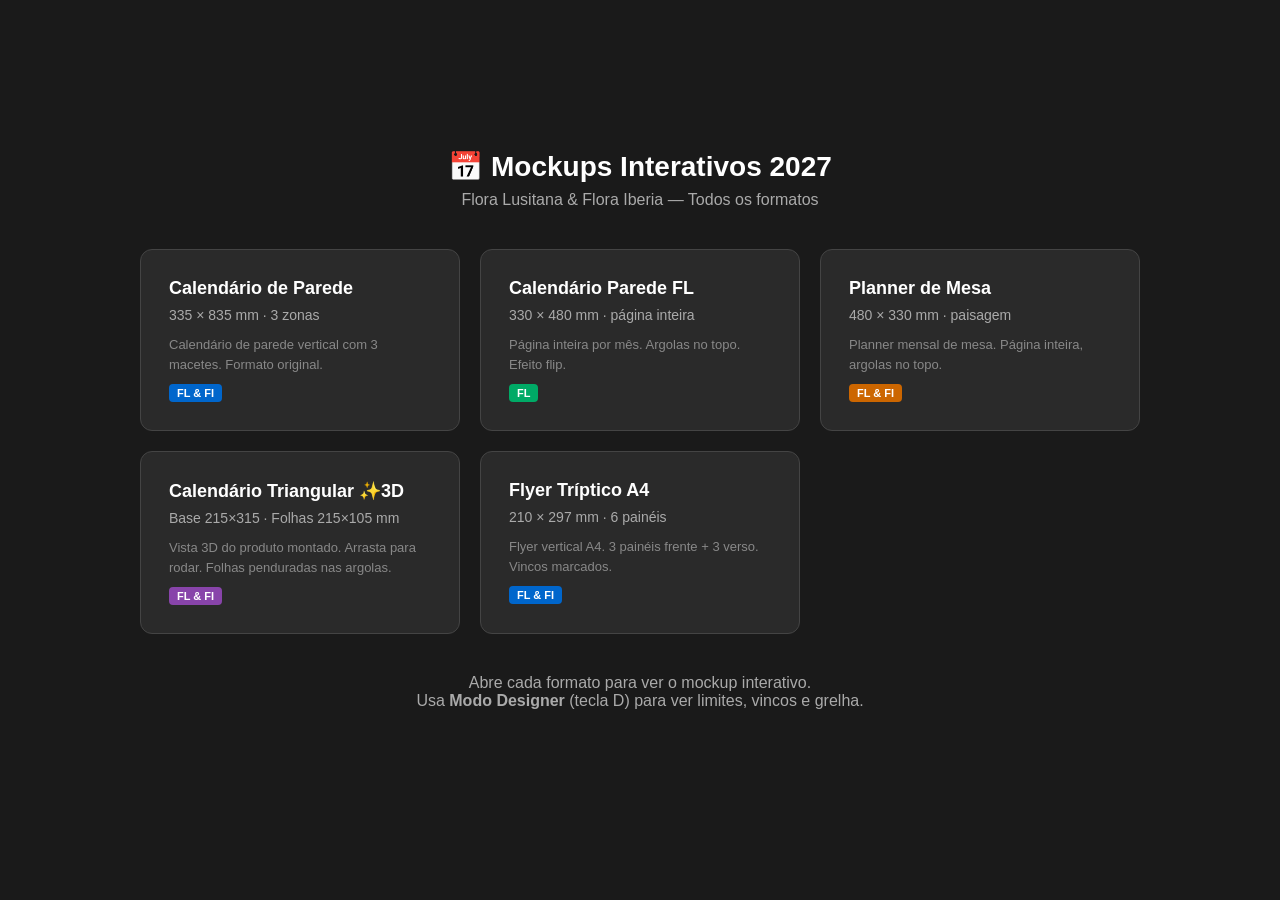
<file: index.html>
<!DOCTYPE html>
<html lang="pt">
<head>
    <meta charset="UTF-8">
    <meta name="viewport" content="width=device-width, initial-scale=1.0">
    <title>Calendários FL & FI - Mockups Interativos</title>
    <style>
        * { margin: 0; padding: 0; box-sizing: border-box; }
        body {
            font-family: 'Segoe UI', Tahoma, Geneva, Verdana, sans-serif;
            background-color: #1a1a1a;
            color: #fff;
            min-height: 100vh;
            display: flex;
            flex-direction: column;
            align-items: center;
            justify-content: center;
            padding: 40px 20px;
        }
        h1 {
            font-size: 28px;
            font-weight: 700;
            margin-bottom: 8px;
            text-align: center;
        }
        .subtitle {
            font-size: 16px;
            color: #aaa;
            margin-bottom: 40px;
            text-align: center;
        }
        .grid {
            display: grid;
            grid-template-columns: repeat(auto-fit, minmax(280px, 1fr));
            gap: 20px;
            max-width: 1000px;
            width: 100%;
        }
        .card {
            background: #2a2a2a;
            border-radius: 12px;
            padding: 28px;
            text-decoration: none;
            color: #fff;
            border: 1px solid #444;
            transition: transform 0.2s, border-color 0.2s, box-shadow 0.2s;
        }
        .card:hover {
            transform: translateY(-4px);
            border-color: #0066cc;
            box-shadow: 0 8px 30px rgba(0, 102, 204, 0.3);
        }
        .card h2 {
            font-size: 18px;
            font-weight: 600;
            margin-bottom: 8px;
        }
        .card .dims {
            font-size: 14px;
            color: #aaa;
            margin-bottom: 12px;
        }
        .card .desc {
            font-size: 13px;
            color: #888;
            line-height: 1.5;
        }
        .card .tag {
            display: inline-block;
            background: #0066cc;
            color: #fff;
            font-size: 11px;
            padding: 3px 8px;
            border-radius: 4px;
            margin-top: 10px;
            font-weight: 600;
        }
        .card .tag.verde { background: #00aa66; }
        .card .tag.laranja { background: #cc6600; }
        .card .tag.roxo { background: #8844aa; }
        .separator {
            width: 100%;
            text-align: center;
            margin: 20px 0 10px;
            color: #666;
            font-size: 13px;
            font-weight: 600;
            text-transform: uppercase;
            letter-spacing: 2px;
        }
        @media (max-width: 600px) {
            h1 { font-size: 26px; }
            .grid { grid-template-columns: 1fr; }
        }
    </style>
</head>
<body>
    <h1>📅 Mockups Interativos 2027</h1>
    <p class="subtitle">Flora Lusitana & Flora Iberia — Todos os formatos</p>

    <div class="grid">
        <!-- Wall Calendar (existing) -->
        <a href="wall.html" class="card">
            <h2>Calendário de Parede</h2>
            <div class="dims">335 × 835 mm · 3 zonas</div>
            <div class="desc">Calendário de parede vertical com 3 macetes. Formato original.</div>
            <span class="tag">FL & FI</span>
        </a>

        <!-- FL Wall Calendar (new) -->
        <a href="wall-fl.html" class="card">
            <h2>Calendário Parede FL</h2>
            <div class="dims">330 × 480 mm · página inteira</div>
            <div class="desc">Página inteira por mês. Argolas no topo. Efeito flip.</div>
            <span class="tag verde">FL</span>
        </a>

        <!-- Planner -->
        <a href="planner.html" class="card">
            <h2>Planner de Mesa</h2>
            <div class="dims">480 × 330 mm · paisagem</div>
            <div class="desc">Planner mensal de mesa. Página inteira, argolas no topo.</div>
            <span class="tag laranja">FL & FI</span>
        </a>

        <!-- Triangular -->
        <a href="triangle-3d.html" class="card">
            <h2>Calendário Triangular ✨3D</h2>
            <div class="dims">Base 215×315 · Folhas 215×105 mm</div>
            <div class="desc">Vista 3D do produto montado. Arrasta para rodar. Folhas penduradas nas argolas.</div>
            <span class="tag roxo">FL & FI</span>
        </a>

        <!-- Flyer -->
        <a href="flyer.html" class="card">
            <h2>Flyer Tríptico A4</h2>
            <div class="dims">210 × 297 mm · 6 painéis</div>
            <div class="desc">Flyer vertical A4. 3 painéis frente + 3 verso. Vincos marcados.</div>
            <span class="tag">FL & FI</span>
        </a>
    </div>

    <p class="subtitle" style="margin-top: 40px;">
        Abre cada formato para ver o mockup interativo.<br>
        Usa <strong>Modo Designer</strong> (tecla D) para ver limites, vincos e grelha.
    </p>
</body>
</html>
</file>
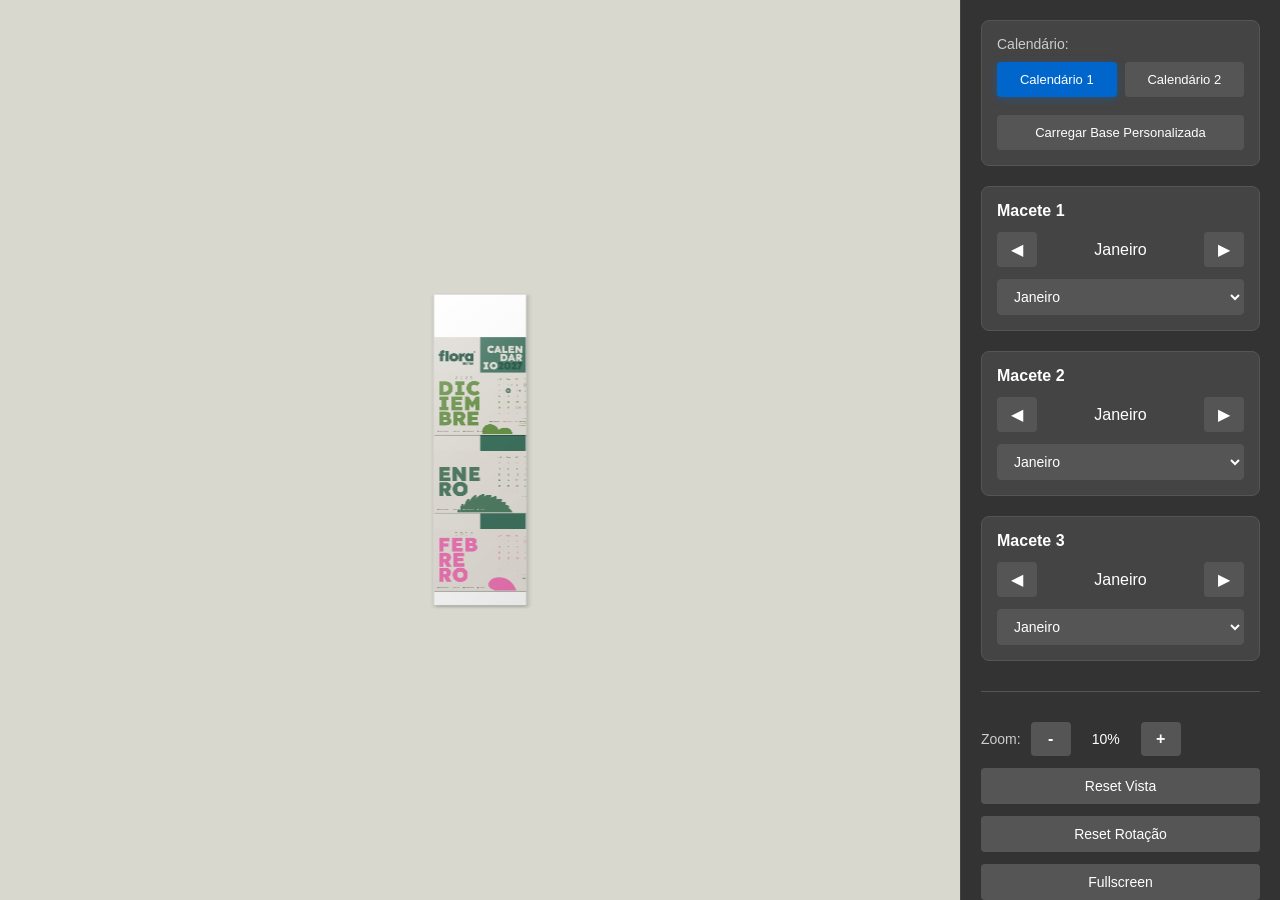
<file: calendar/index.html>
<!DOCTYPE html>
<html lang="pt">
<head>
    <meta charset="UTF-8">
    <meta name="viewport" content="width=device-width, initial-scale=1.0">
    <title>Calendário de Parede - Mockup Interativo</title>
    <link rel="stylesheet" href="css/style.css">
</head>
<body>
    <div id="loading-screen">
        <div class="loading-spinner"></div>
        <div class="loading-text">A carregar...</div>
    </div>

    <div id="app-container" style="display:none">
        <div id="viewer-container"></div>
        <div id="ui-container"></div>
    </div>

    <script src="js/config.js"></script>
    <script src="js/macete.js"></script>
    <script src="js/viewer.js"></script>
    <script src="js/ui.js"></script>
    <script src="js/app.js"></script>
</body>
</html>
</file>
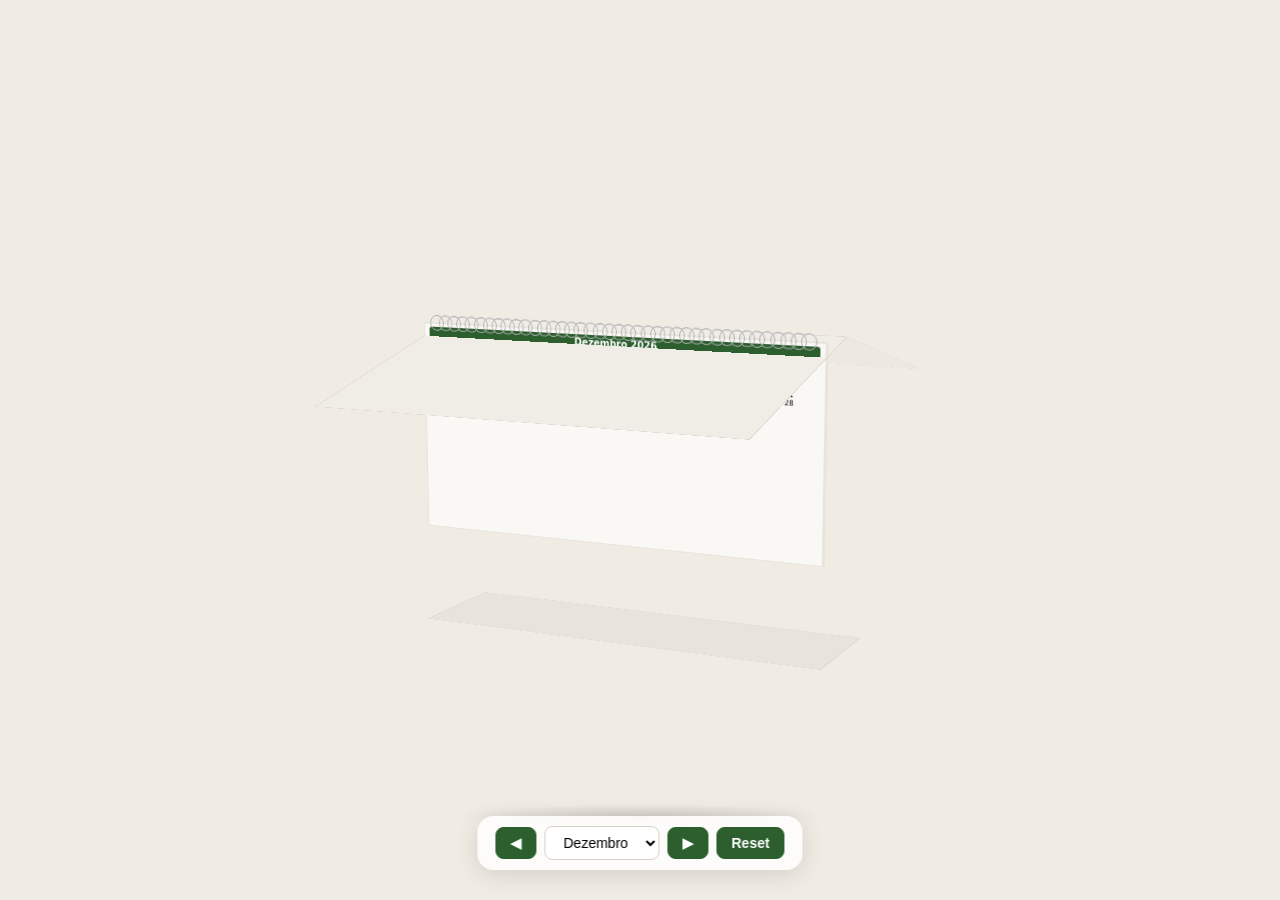
<file: triangle-3d.html>
<!DOCTYPE html>
<html lang="pt">
<head>
    <meta charset="UTF-8">
    <meta name="viewport" content="width=device-width, initial-scale=1.0">
    <title>Calendário Triangular 3D</title>
    <style>
        * { margin: 0; padding: 0; box-sizing: border-box; }
        html, body { width: 100%; height: 100%; overflow: hidden; font-family: system-ui, -apple-system, sans-serif; background: #f0ebe3; }
        #canvas { width: 100%; height: 100%; display: block; touch-action: none; }
        #loading {
            position: fixed; inset: 0; background: #f0ebe3;
            display: flex; align-items: center; justify-content: center;
            flex-direction: column; gap: 20px; z-index: 100;
            transition: opacity 0.6s;
        }
        #loading.hidden { opacity: 0; pointer-events: none; }
        .spinner { width: 40px; height: 40px; border: 3px solid #d5d0c8; border-top-color: #2c5f2d; border-radius: 50%; animation: spin 0.8s linear infinite; }
        @keyframes spin { to { transform: rotate(360deg); } }
        #ui {
            position: fixed; bottom: 30px; left: 50%; transform: translateX(-50%);
            display: flex; gap: 8px; align-items: center;
            background: rgba(255,255,255,0.85); backdrop-filter: blur(12px);
            padding: 10px 18px; border-radius: 16px;
            box-shadow: 0 4px 24px rgba(0,0,0,0.12); z-index: 10;
        }
        #ui select, #ui button {
            font-size: 14px; padding: 7px 14px; border-radius: 8px;
            border: 1px solid #d5d0c8; outline: none; cursor: pointer;
            background: white; transition: all 0.2s;
        }
        #ui button { background: #2c5f2d; color: white; border-color: #2c5f2d; font-weight: 600; }
        #ui button:hover { background: #1a3d1a; }
        #ui select:hover { border-color: #2c5f2d; }
        #hint {
            position: fixed; bottom: 100px; left: 50%; transform: translateX(-50%);
            color: #888; font-size: 13px; z-index: 5;
            background: rgba(255,255,255,0.6); backdrop-filter: blur(8px);
            padding: 6px 14px; border-radius: 20px; transition: opacity 1s;
        }
        #hint.fade { opacity: 0; }
        @media (max-width: 600px) {
            #ui { flex-wrap: wrap; justify-content: center; bottom: 20px; padding: 8px 12px; }
            #ui select, #ui button { font-size: 12px; padding: 5px 10px; }
        }
    </style>
</head>
<body>
    <div id="loading">
        <div class="spinner"></div>
        <div style="color: #666; font-size: 15px;">A carregar cena 3D...</div>
    </div>
    <div id="canvas"></div>
    <div id="hint">Arrasta para rodar · Scroll para zoom</div>
    <div id="ui">
        <button id="prev-month" title="Mês anterior">◀</button>
        <select id="month-select"></select>
        <button id="next-month" title="Mês seguinte">▶</button>
        <button id="reset-view">Reset</button>
    </div>

    <script src="js/configs/triangle.js"></script>
    <script src="js/viewer-css3d.js"></script>
    <script>
        const canvas = document.getElementById('canvas');
        const loading = document.getElementById('loading');
        const monthSelect = document.getElementById('month-select');
        const hint = document.getElementById('hint');
        let viewer;

        TRIANGLE_CONFIG.meses.forEach((m, i) => {
            const opt = document.createElement('option');
            opt.value = i;
            opt.textContent = m;
            monthSelect.appendChild(opt);
        });
        monthSelect.value = new Date().getMonth();

        // Small delay to ensure layout is ready
        setTimeout(() => {
            viewer = new ViewerCSS3D(canvas, TRIANGLE_CONFIG);
            loading.classList.add('hidden');
            hint.classList.add('fade');
        }, 100);

        const updateSelect = () => { if (viewer) monthSelect.value = viewer.monthIndex; };

        document.getElementById('prev-month').addEventListener('click', () => {
            if (viewer) { viewer.flipPage(-1); setTimeout(updateSelect, 700); }
        });
        document.getElementById('next-month').addEventListener('click', () => {
            if (viewer) { viewer.flipPage(1); setTimeout(updateSelect, 700); }
        });

        monthSelect.addEventListener('change', () => {
            if (!viewer) return;
            const val = parseInt(monthSelect.value);
            const diff = val - viewer.monthIndex;
            if (diff > 6) viewer.flipPage(-1);
            else if (diff < -6) viewer.flipPage(1);
            else if (diff > 0) viewer.flipPage(1);
            else if (diff < 0) viewer.flipPage(-1);
        });

        document.getElementById('reset-view').addEventListener('click', () => {
            if (viewer) { viewer._rotX = -10; viewer._rotY = -20; viewer._render(); }
        });
    </script>
</body>
</html>
</file>
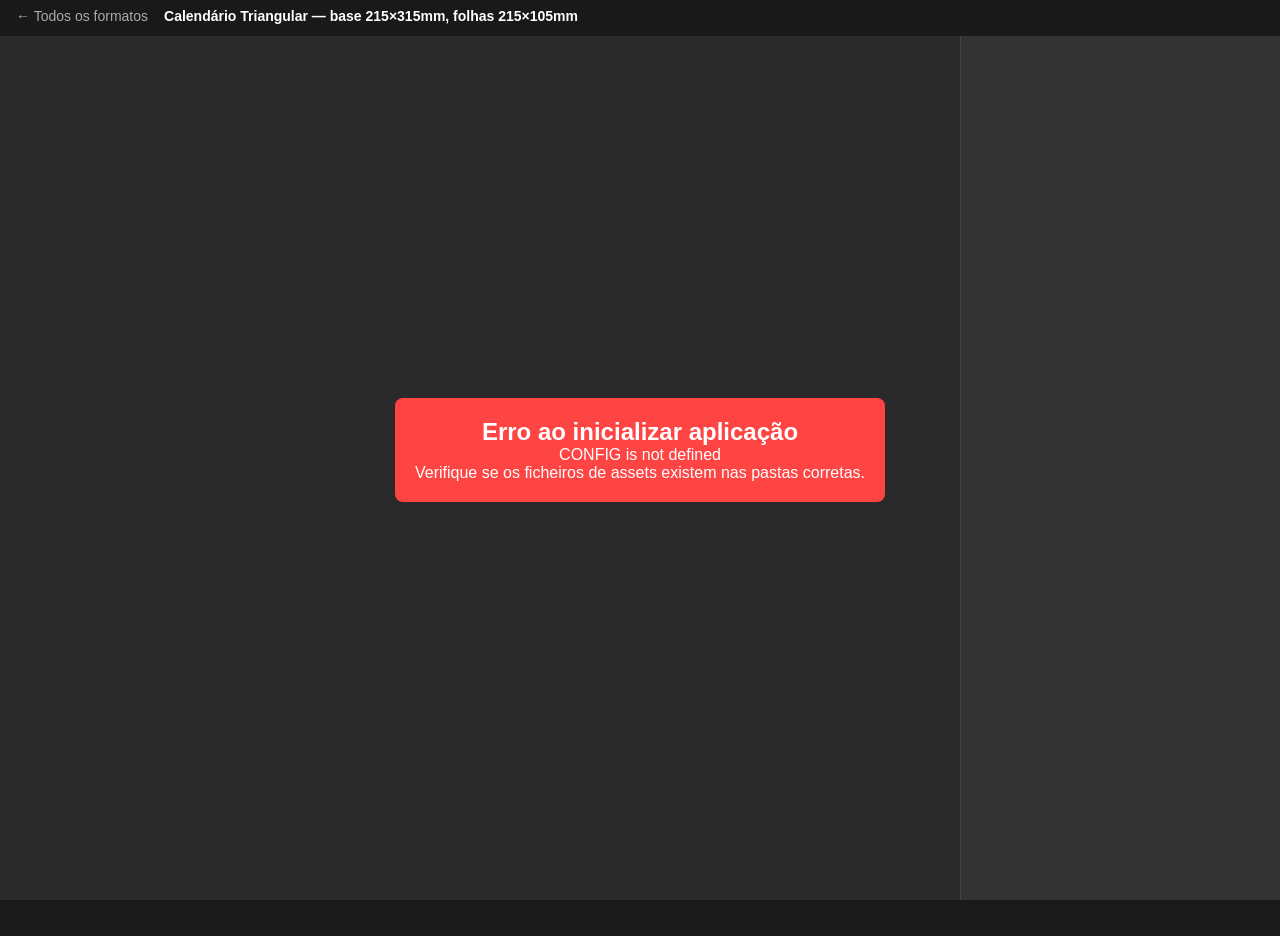
<file: triangle.html>
<!DOCTYPE html>
<html lang="pt">
<head>
    <meta charset="UTF-8">
    <meta name="viewport" content="width=device-width, initial-scale=1.0">
    <title>Calendário Triangular - Mockup</title>
    <link rel="stylesheet" href="css/style.css">
    <style>
        .formato-header {
            position: fixed; top: 0; left: 0; right: 0;
            background: rgba(26, 26, 26, 0.9);
            padding: 8px 16px; z-index: 10000;
            display: flex; align-items: center; gap: 16px;
            backdrop-filter: blur(8px);
        }
        .formato-header a {
            color: #aaa; text-decoration: none; font-size: 14px;
        }
        .formato-header a:hover { color: #fff; }
        .formato-header span {
            color: #fff; font-size: 14px; font-weight: 600;
        }
        #app-container { margin-top: 36px; height: calc(100vh - 36px); }
    </style>
</head>
<body>
    <div class="formato-header">
        <a href="index.html">← Todos os formatos</a>
        <span>Calendário Triangular — base 215×315mm, folhas 215×105mm</span>
    </div>

    <div id="loading-screen">
        <div class="loading-spinner"></div>
        <div class="loading-text">A carregar...</div>
    </div>

    <div id="app-container">
        <div id="viewer-container"></div>
        <div id="ui-container"></div>
    </div>

    <script src="js/configs/triangle.js"></script>
    <script src="js/macete.js"></script>
    <script src="js/viewer.js"></script>
    <script src="js/ui.js"></script>
    <script src="js/app.js"></script>
</body>
</html>
</file>
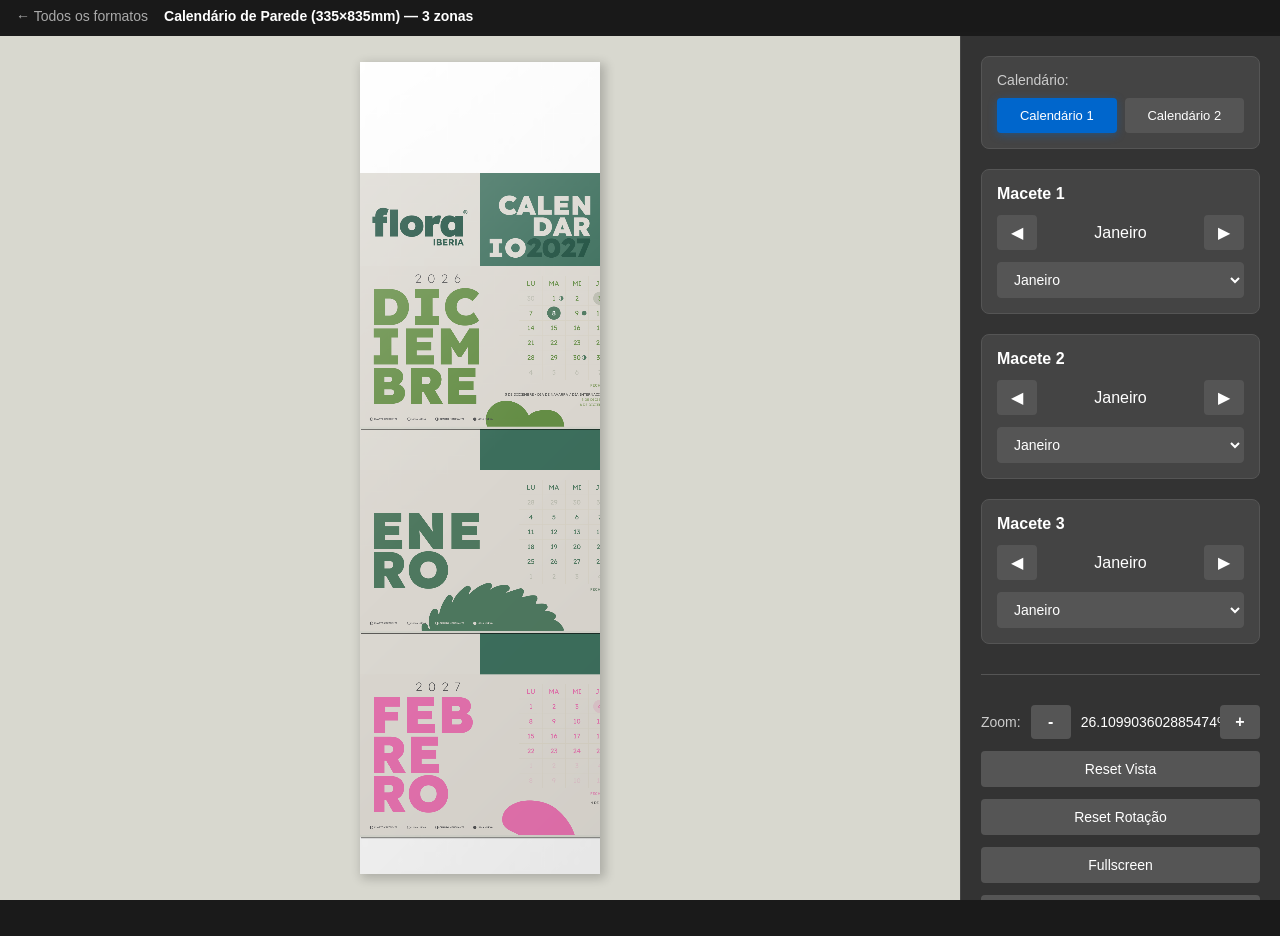
<file: wall.html>
<!DOCTYPE html>
<html lang="pt">
<head>
    <meta charset="UTF-8">
    <meta name="viewport" content="width=device-width, initial-scale=1.0">
    <title>Calendário de Parede - Mockup</title>
    <link rel="stylesheet" href="css/style.css">
    <style>
        .formato-header {
            position: fixed; top: 0; left: 0; right: 0;
            background: rgba(26, 26, 26, 0.9);
            padding: 8px 16px; z-index: 10000;
            display: flex; align-items: center; gap: 16px;
            backdrop-filter: blur(8px);
        }
        .formato-header a {
            color: #aaa; text-decoration: none; font-size: 14px;
        }
        .formato-header a:hover { color: #fff; }
        .formato-header span {
            color: #fff; font-size: 14px; font-weight: 600;
        }
        #app-container { margin-top: 36px; height: calc(100vh - 36px); }
    </style>
</head>
<body>
    <div class="formato-header">
        <a href="index.html">← Todos os formatos</a>
        <span>Calendário de Parede (335×835mm) — 3 zonas</span>
    </div>

    <div id="loading-screen">
        <div class="loading-spinner"></div>
        <div class="loading-text">A carregar...</div>
    </div>

    <div id="app-container">
        <div id="viewer-container"></div>
        <div id="ui-container"></div>
    </div>

    <script src="js/config.js"></script>
    <script src="js/macete.js"></script>
    <script src="js/viewer.js"></script>
    <script src="js/ui.js"></script>
    <script src="js/app.js"></script>
</body>
</html>
</file>
<file: calendar/css/style.css>
* { margin:0; padding:0; box-sizing:border-box; }

#loading-screen {
    position: fixed;
    top: 0; left: 0;
    width: 100vw;
    height: 100vh;
    background: #1a1a1a;
    display: flex;
    flex-direction: column;
    align-items: center;
    justify-content: center;
    z-index: 9999;
    transition: opacity 0.4s ease;
}
#loading-screen.hidden {
    opacity: 0;
    pointer-events: none;
}
.loading-spinner {
    width: 48px;
    height: 48px;
    border: 4px solid #444;
    border-top-color: #0066cc;
    border-radius: 50%;
    animation: spin 0.8s linear infinite;
}
@keyframes spin { to { transform: rotate(360deg); } }
.loading-text {
    margin-top: 16px;
    color: #aaa;
    font-size: 16px;
    font-family: 'Segoe UI', Tahoma, Geneva, Verdana, sans-serif;
}

.loading-overlay {
    position: absolute;
    top: 0; left: 0;
    width: 100%;
    height: 100%;
    background: rgba(26, 26, 26, 0.85);
    display: flex;
    flex-direction: column;
    align-items: center;
    justify-content: center;
    z-index: 9998;
}

body {
    font-family: 'Segoe UI', Tahoma, Geneva, Verdana, sans-serif;
    background-color: #1a1a1a;
    color: #fff;
    overflow: hidden;
    height: 100vh;
    width: 100vw;
}

#app-container {
    display: flex;
    height: 100vh;
    width: 100vw;
}

#viewer-container {
    flex: 1;
    display: flex;
    align-items: center;
    justify-content: center;
    overflow: auto;
    background-color: #2a2a2a;
    padding: 20px;
    cursor: default;
    position: relative;
}

.folha-base {
    transform-origin: center center;
    will-change: transform;
    position: relative;
    overflow: hidden;
    background: linear-gradient(145deg, #ffffff 0%, #f8f8f8 40%, #f0f0f0 100%);
    border-radius: 2px;
}

.folha-base::before {
    content: '';
    position: absolute;
    top: 0; left: 0; right: 0; bottom: 0;
    background: linear-gradient(135deg, rgba(255,255,255,0.3) 0%, transparent 50%, rgba(0,0,0,0.04) 100%);
    pointer-events: none;
    z-index: 1000;
}

.folha-imagem { opacity: 0.95; }

/* Macetes */
.macete-zona {
    position: absolute;
    overflow: hidden;
    cursor: pointer;
    user-select: none;
    -webkit-user-select: none;
}

.macete-imagem {
    width: 100%;
    height: 100%;
    object-fit: contain;
    display: block;
    pointer-events: none;
}

.macete-stack {
    pointer-events: none;
}

.macete-folha {
    pointer-events: none;
}

/* Furo */
.furo {
    position: absolute;
    border-radius: 50%;
    border: 2px solid #000;
    background: transparent;
    z-index: 100;
}

.grelha-designer {
    position: absolute;
    top: 0; left: 0;
    width: 100%; height: 100%;
    pointer-events: none;
    z-index: 50;
}

/* UI Panel */
#ui-container {
    width: 320px;
    background: #333;
    border-left: 1px solid #444;
    padding: 20px;
    overflow-y: auto;
    display: flex;
    flex-direction: column;
    gap: 20px;
}

.painel-controle {
    display: flex;
    flex-direction: column;
    gap: 20px;
}

.controle-macete {
    background: #444;
    padding: 15px;
    border-radius: 8px;
    border: 1px solid #555;
}

.controle-titulo {
    font-size: 16px;
    font-weight: 600;
    margin-bottom: 12px;
    color: #fff;
}

.navegacao-macete {
    display: flex;
    align-items: center;
    justify-content: space-between;
    gap: 10px;
    margin-bottom: 12px;
}

.btn-navegacao {
    background: #555; color: #fff; border: none;
    padding: 8px 12px; border-radius: 4px; cursor: pointer;
    font-size: 16px; transition: background 0.2s; min-width: 40px;
}
.btn-navegacao:hover { background: #666; }
.btn-navegacao:active { background: #777; }

.nome-mes {
    flex: 1; text-align: center; font-weight: 500; color: #fff;
}

.dropdown-container { width: 100%; }

.select-mes {
    width: 100%; padding: 8px 12px; border-radius: 4px;
    border: 1px solid #555; background: #555; color: #fff;
    font-size: 14px; cursor: pointer;
}
.select-mes:hover { background: #666; }
.select-mes:focus { outline: none; border-color: #777; }

.separador-controles {
    border: none; border-top: 1px solid #555; margin: 10px 0;
}

.controles-globais { display: flex; flex-direction: column; gap: 12px; }
.zoom-container { display: flex; align-items: center; gap: 10px; }
.zoom-label { font-size: 14px; color: #ccc; }

.btn-zoom {
    background: #555; color: #fff; border: none;
    padding: 8px 12px; border-radius: 4px; cursor: pointer;
    font-size: 16px; font-weight: bold; min-width: 40px; transition: background 0.2s;
}
.btn-zoom:hover { background: #666; }

.zoom-valor { font-size: 14px; color: #fff; min-width: 50px; text-align: center; }

.btn-reset, .btn-fullscreen, .btn-designer,
.btn-reset-rotacao, .btn-imagem-fundo, .btn-carregar-fundo {
    background: #555; color: #fff; border: none;
    padding: 10px 16px; border-radius: 4px; cursor: pointer;
    font-size: 14px; transition: background 0.2s;
}
.btn-reset:hover, .btn-fullscreen:hover, .btn-designer:hover,
.btn-reset-rotacao:hover, .btn-imagem-fundo:hover, .btn-carregar-fundo:hover { background: #666; }
.btn-designer.ativo { background: #0066cc; }
.btn-designer.ativo:hover { background: #0077ee; }

.mensagem-erro {
    position: fixed; top: 50%; left: 50%;
    transform: translate(-50%, -50%);
    background: #ff4444; color: #fff;
    padding: 20px; border-radius: 8px; text-align: center; z-index: 1000;
}

@media (max-width: 768px) {
    #app-container { flex-direction: column; }
    #ui-container { width: 100%; height: 40vh; border-left: none; border-top: 1px solid #444; }
    #viewer-container { height: 60vh; }
}

#ui-container::-webkit-scrollbar { width: 8px; }
#ui-container::-webkit-scrollbar-track { background: #333; }
#ui-container::-webkit-scrollbar-thumb { background: #555; border-radius: 4px; }
#ui-container::-webkit-scrollbar-thumb:hover { background: #666; }

.controles-calendarios {
    background: #444;
    padding: 15px;
    border-radius: 8px;
    border: 1px solid #555;
    display: flex;
    flex-direction: column;
    gap: 10px;
}

.cal-label {
    font-size: 14px;
    color: #ccc;
    font-weight: 500;
}

.cal-nome-input {
    width: 100%;
    padding: 8px 12px;
    border-radius: 4px;
    border: 1px solid #555;
    background: #555;
    color: #fff;
    font-size: 14px;
}
.cal-nome-input:focus { outline: none; border-color: #777; }

.cal-botoes {
    display: flex;
    gap: 8px;
}

.btn-cal {
    flex: 1;
    background: #555;
    color: #fff;
    border: none;
    padding: 10px 12px;
    border-radius: 4px;
    cursor: pointer;
    font-size: 13px;
    font-weight: 500;
    transition: background 0.2s, transform 0.1s;
}
.btn-cal:hover { background: #666; transform: translateY(-1px); }
.btn-cal:active { transform: translateY(0); }
.btn-cal.ativo { background: #0066cc; box-shadow: 0 2px 8px rgba(0, 102, 204, 0.4); }
.btn-cal.ativo:hover { background: #0077ee; }

.btn-upload-base {
    background: #555;
    color: #fff;
    border: none;
    padding: 10px 12px;
    border-radius: 4px;
    cursor: pointer;
    font-size: 13px;
    font-weight: 500;
    transition: background 0.2s, transform 0.1s;
    margin-top: 8px;
}
.btn-upload-base:hover { background: #666; transform: translateY(-1px); }
.btn-upload-base:active { transform: translateY(0); }
.btn-upload-base.ativo { background: #00aa66; box-shadow: 0 2px 8px rgba(0, 170, 102, 0.4); }
.btn-upload-base.ativo:hover { background: #00cc77; }

.btn-remover-macetes {
    background: #555; color: #fff; border: none;
    padding: 10px 16px; border-radius: 4px; cursor: pointer;
    font-size: 14px; transition: background 0.2s;
}
.btn-remover-macetes:hover { background: #666; }
.btn-remover-macetes.ativo { background: #cc4400; }
.btn-remover-macetes.ativo:hover { background: #ee5500; }

/* Loading overlay */
.loading-overlay {
    position: absolute;
    top: 0;
    left: 0;
    width: 100%;
    height: 100%;
    background: rgba(0, 0, 0, 0.7);
    display: flex;
    flex-direction: column;
    align-items: center;
    justify-content: center;
    z-index: 2000;
    backdrop-filter: blur(4px);
}

.loading-spinner {
    width: 50px;
    height: 50px;
    border: 4px solid rgba(255, 255, 255, 0.3);
    border-top: 4px solid #0066cc;
    border-radius: 50%;
    animation: spin 1s linear infinite;
}

@keyframes spin {
    0% { transform: rotate(0deg); }
    100% { transform: rotate(360deg); }
}

.loading-text {
    margin-top: 20px;
    color: #fff;
    font-size: 16px;
    font-weight: 500;
}
</file>
<file: css/style.css>
* { margin:0; padding:0; box-sizing:border-box; }

#loading-screen {
    position: fixed;
    top: 0; left: 0;
    width: 100vw;
    height: 100vh;
    background: #1a1a1a;
    display: flex;
    flex-direction: column;
    align-items: center;
    justify-content: center;
    z-index: 9999;
    transition: opacity 0.4s ease;
}
#loading-screen.hidden {
    opacity: 0;
    pointer-events: none;
}
.loading-spinner {
    width: 48px;
    height: 48px;
    border: 4px solid #444;
    border-top-color: #0066cc;
    border-radius: 50%;
    animation: spin 0.8s linear infinite;
}
@keyframes spin { to { transform: rotate(360deg); } }
.loading-text {
    margin-top: 16px;
    color: #aaa;
    font-size: 16px;
    font-family: 'Segoe UI', Tahoma, Geneva, Verdana, sans-serif;
}

.loading-overlay {
    position: absolute;
    top: 0; left: 0;
    width: 100%;
    height: 100%;
    background: rgba(26, 26, 26, 0.85);
    display: flex;
    flex-direction: column;
    align-items: center;
    justify-content: center;
    z-index: 9998;
}

body {
    font-family: 'Segoe UI', Tahoma, Geneva, Verdana, sans-serif;
    background-color: #1a1a1a;
    color: #fff;
    overflow: hidden;
    height: 100vh;
    width: 100vw;
}

#app-container {
    display: flex;
    height: 100vh;
    width: 100vw;
}

#viewer-container {
    flex: 1;
    display: flex;
    align-items: center;
    justify-content: center;
    overflow: auto;
    background-color: #2a2a2a;
    padding: 20px;
    cursor: default;
    position: relative;
}

.folha-base {
    transform-origin: center center;
    will-change: transform;
    position: relative;
    overflow: hidden;
    background: linear-gradient(145deg, #ffffff 0%, #f8f8f8 40%, #f0f0f0 100%);
    border-radius: 2px;
}

.folha-base::before {
    content: '';
    position: absolute;
    top: 0; left: 0; right: 0; bottom: 0;
    background: linear-gradient(135deg, rgba(255,255,255,0.3) 0%, transparent 50%, rgba(0,0,0,0.04) 100%);
    pointer-events: none;
    z-index: 1000;
}

.folha-imagem { opacity: 0.95; }

/* Macetes */
.macete-zona {
    position: absolute;
    overflow: hidden;
    cursor: pointer;
    user-select: none;
    -webkit-user-select: none;
}

.macete-imagem {
    width: 100%;
    height: 100%;
    object-fit: contain;
    display: block;
    pointer-events: none;
}

.macete-stack {
    pointer-events: none;
}

.macete-folha {
    pointer-events: none;
}

/* Furo */
.furo {
    position: absolute;
    border-radius: 50%;
    border: 2px solid #000;
    background: transparent;
    z-index: 100;
}

.grelha-designer {
    position: absolute;
    top: 0; left: 0;
    width: 100%; height: 100%;
    pointer-events: none;
    z-index: 50;
}

/* UI Panel */
#ui-container {
    width: 320px;
    background: #333;
    border-left: 1px solid #444;
    padding: 20px;
    overflow-y: auto;
    display: flex;
    flex-direction: column;
    gap: 20px;
}

.painel-controle {
    display: flex;
    flex-direction: column;
    gap: 20px;
}

.controle-macete {
    background: #444;
    padding: 15px;
    border-radius: 8px;
    border: 1px solid #555;
}

.controle-titulo {
    font-size: 16px;
    font-weight: 600;
    margin-bottom: 12px;
    color: #fff;
}

.navegacao-macete {
    display: flex;
    align-items: center;
    justify-content: space-between;
    gap: 10px;
    margin-bottom: 12px;
}

.btn-navegacao {
    background: #555; color: #fff; border: none;
    padding: 8px 12px; border-radius: 4px; cursor: pointer;
    font-size: 16px; transition: background 0.2s; min-width: 40px;
}
.btn-navegacao:hover { background: #666; }
.btn-navegacao:active { background: #777; }

.nome-mes {
    flex: 1; text-align: center; font-weight: 500; color: #fff;
}

.dropdown-container { width: 100%; }

.select-mes {
    width: 100%; padding: 8px 12px; border-radius: 4px;
    border: 1px solid #555; background: #555; color: #fff;
    font-size: 14px; cursor: pointer;
}
.select-mes:hover { background: #666; }
.select-mes:focus { outline: none; border-color: #777; }

.separador-controles {
    border: none; border-top: 1px solid #555; margin: 10px 0;
}

.controles-globais { display: flex; flex-direction: column; gap: 12px; }
.zoom-container { display: flex; align-items: center; gap: 10px; }
.zoom-label { font-size: 14px; color: #ccc; }

.btn-zoom {
    background: #555; color: #fff; border: none;
    padding: 8px 12px; border-radius: 4px; cursor: pointer;
    font-size: 16px; font-weight: bold; min-width: 40px; transition: background 0.2s;
}
.btn-zoom:hover { background: #666; }

.zoom-valor { font-size: 14px; color: #fff; min-width: 50px; text-align: center; }

.btn-reset, .btn-fullscreen, .btn-designer,
.btn-reset-rotacao, .btn-imagem-fundo, .btn-carregar-fundo {
    background: #555; color: #fff; border: none;
    padding: 10px 16px; border-radius: 4px; cursor: pointer;
    font-size: 14px; transition: background 0.2s;
}
.btn-reset:hover, .btn-fullscreen:hover, .btn-designer:hover,
.btn-reset-rotacao:hover, .btn-imagem-fundo:hover, .btn-carregar-fundo:hover { background: #666; }
.btn-designer.ativo { background: #0066cc; }
.btn-designer.ativo:hover { background: #0077ee; }

.mensagem-erro {
    position: fixed; top: 50%; left: 50%;
    transform: translate(-50%, -50%);
    background: #ff4444; color: #fff;
    padding: 20px; border-radius: 8px; text-align: center; z-index: 1000;
}

@media (max-width: 768px) {
    #app-container { flex-direction: column; }
    #ui-container { width: 100%; height: 40vh; border-left: none; border-top: 1px solid #444; }
    #viewer-container { height: 60vh; }
}

#ui-container::-webkit-scrollbar { width: 8px; }
#ui-container::-webkit-scrollbar-track { background: #333; }
#ui-container::-webkit-scrollbar-thumb { background: #555; border-radius: 4px; }
#ui-container::-webkit-scrollbar-thumb:hover { background: #666; }

.controles-calendarios {
    background: #444;
    padding: 15px;
    border-radius: 8px;
    border: 1px solid #555;
    display: flex;
    flex-direction: column;
    gap: 10px;
}

.cal-label {
    font-size: 14px;
    color: #ccc;
    font-weight: 500;
}

.cal-nome-input {
    width: 100%;
    padding: 8px 12px;
    border-radius: 4px;
    border: 1px solid #555;
    background: #555;
    color: #fff;
    font-size: 14px;
}
.cal-nome-input:focus { outline: none; border-color: #777; }

.cal-botoes {
    display: flex;
    gap: 8px;
}

.btn-cal {
    flex: 1;
    background: #555;
    color: #fff;
    border: none;
    padding: 10px 12px;
    border-radius: 4px;
    cursor: pointer;
    font-size: 13px;
    font-weight: 500;
    transition: background 0.2s, transform 0.1s;
}
.btn-cal:hover { background: #666; transform: translateY(-1px); }
.btn-cal:active { transform: translateY(0); }
.btn-cal.ativo { background: #0066cc; box-shadow: 0 2px 8px rgba(0, 102, 204, 0.4); }
.btn-cal.ativo:hover { background: #0077ee; }

.btn-upload-base {
    background: #555;
    color: #fff;
    border: none;
    padding: 10px 12px;
    border-radius: 4px;
    cursor: pointer;
    font-size: 13px;
    font-weight: 500;
    transition: background 0.2s, transform 0.1s;
    margin-top: 8px;
}
.btn-upload-base:hover { background: #666; transform: translateY(-1px); }
.btn-upload-base:active { transform: translateY(0); }
.btn-upload-base.ativo { background: #00aa66; box-shadow: 0 2px 8px rgba(0, 170, 102, 0.4); }
.btn-upload-base.ativo:hover { background: #00cc77; }

.btn-remover-macetes {
    background: #555; color: #fff; border: none;
    padding: 10px 16px; border-radius: 4px; cursor: pointer;
    font-size: 14px; transition: background 0.2s;
}
.btn-remover-macetes:hover { background: #666; }
.btn-remover-macetes.ativo { background: #cc4400; }
.btn-remover-macetes.ativo:hover { background: #ee5500; }

/* Loading overlay */
.loading-overlay {
    position: absolute;
    top: 0;
    left: 0;
    width: 100%;
    height: 100%;
    background: rgba(0, 0, 0, 0.7);
    display: flex;
    flex-direction: column;
    align-items: center;
    justify-content: center;
    z-index: 2000;
    backdrop-filter: blur(4px);
}

.loading-spinner {
    width: 50px;
    height: 50px;
    border: 4px solid rgba(255, 255, 255, 0.3);
    border-top: 4px solid #0066cc;
    border-radius: 50%;
    animation: spin 1s linear infinite;
}

@keyframes spin {
    0% { transform: rotate(0deg); }
    100% { transform: rotate(360deg); }
}

.loading-text {
    margin-top: 20px;
    color: #fff;
    font-size: 16px;
    font-weight: 500;
}

.btn-parallax {
    background: #555; color: #fff; border: none;
    padding: 10px 16px; border-radius: 4px; cursor: pointer;
    font-size: 14px; transition: background 0.2s;
}
.btn-parallax:hover { background: #666; }
.btn-parallax.ativo { background: #0066cc; }
.btn-parallax.ativo:hover { background: #0077ee; }

.vinco-designer {
    pointer-events: none;
}

.vinco-label {
    pointer-events: none;
    font-family: 'Segoe UI', Tahoma, Geneva, Verdana, sans-serif;
}
</file>
